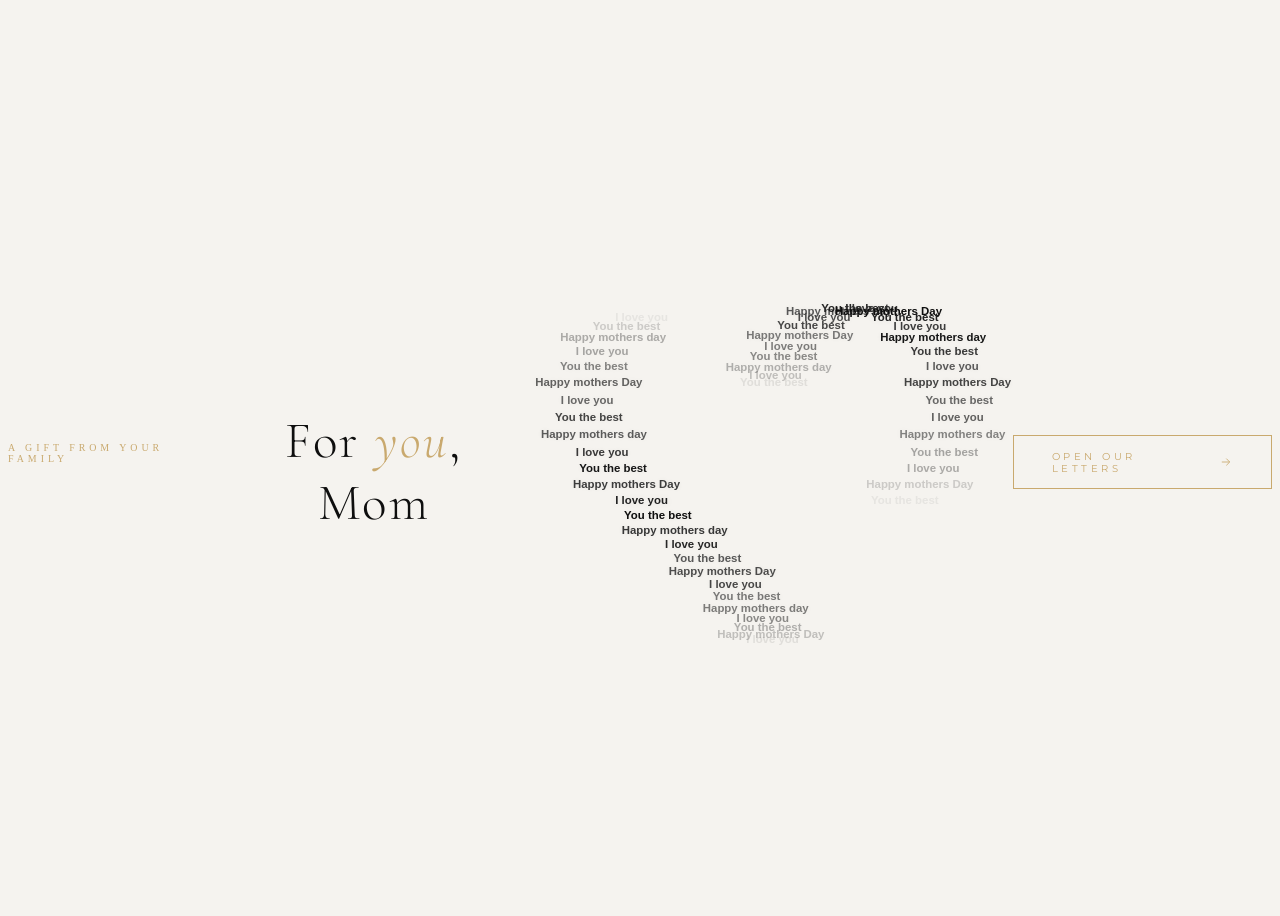
<file: index.html>
<!DOCTYPE html>
<html lang="en">
<head>
    <meta charset="UTF-8">
    <meta name="viewport" content="width=device-width, initial-scale=1.0">
    <title>Happy Mothers day Mama</title>
    <link rel="stylesheet" href="style.css">
      <link href="https://fonts.googleapis.com/css2?family=Cormorant+Garamond:ital,wght@0,300;0,400;1,300;1,400&family=Montserrat:wght@300;400;500&display=swap" rel="stylesheet"/>
</head>
<body>
  <p class="eyebrow">A gift from your family</p>
  <h1 class="title">For <em>you</em>, Mom</h1>

    <div id="heart-container"></div>
    
    <div class="cta-wrap">
        <a class="cta-btn" href="family.html">
            Open our letters
            <svg width="14" height="14" viewBox="0 0 24 24" fill="none" stroke="currentColor" stroke-width="1.5">
            <path d="M5 12h14M13 6l6 6-6 6"/>
            </svg>
         </a>
  </div>
    <script src="index.js"></script>
</body>
</html>
</file>
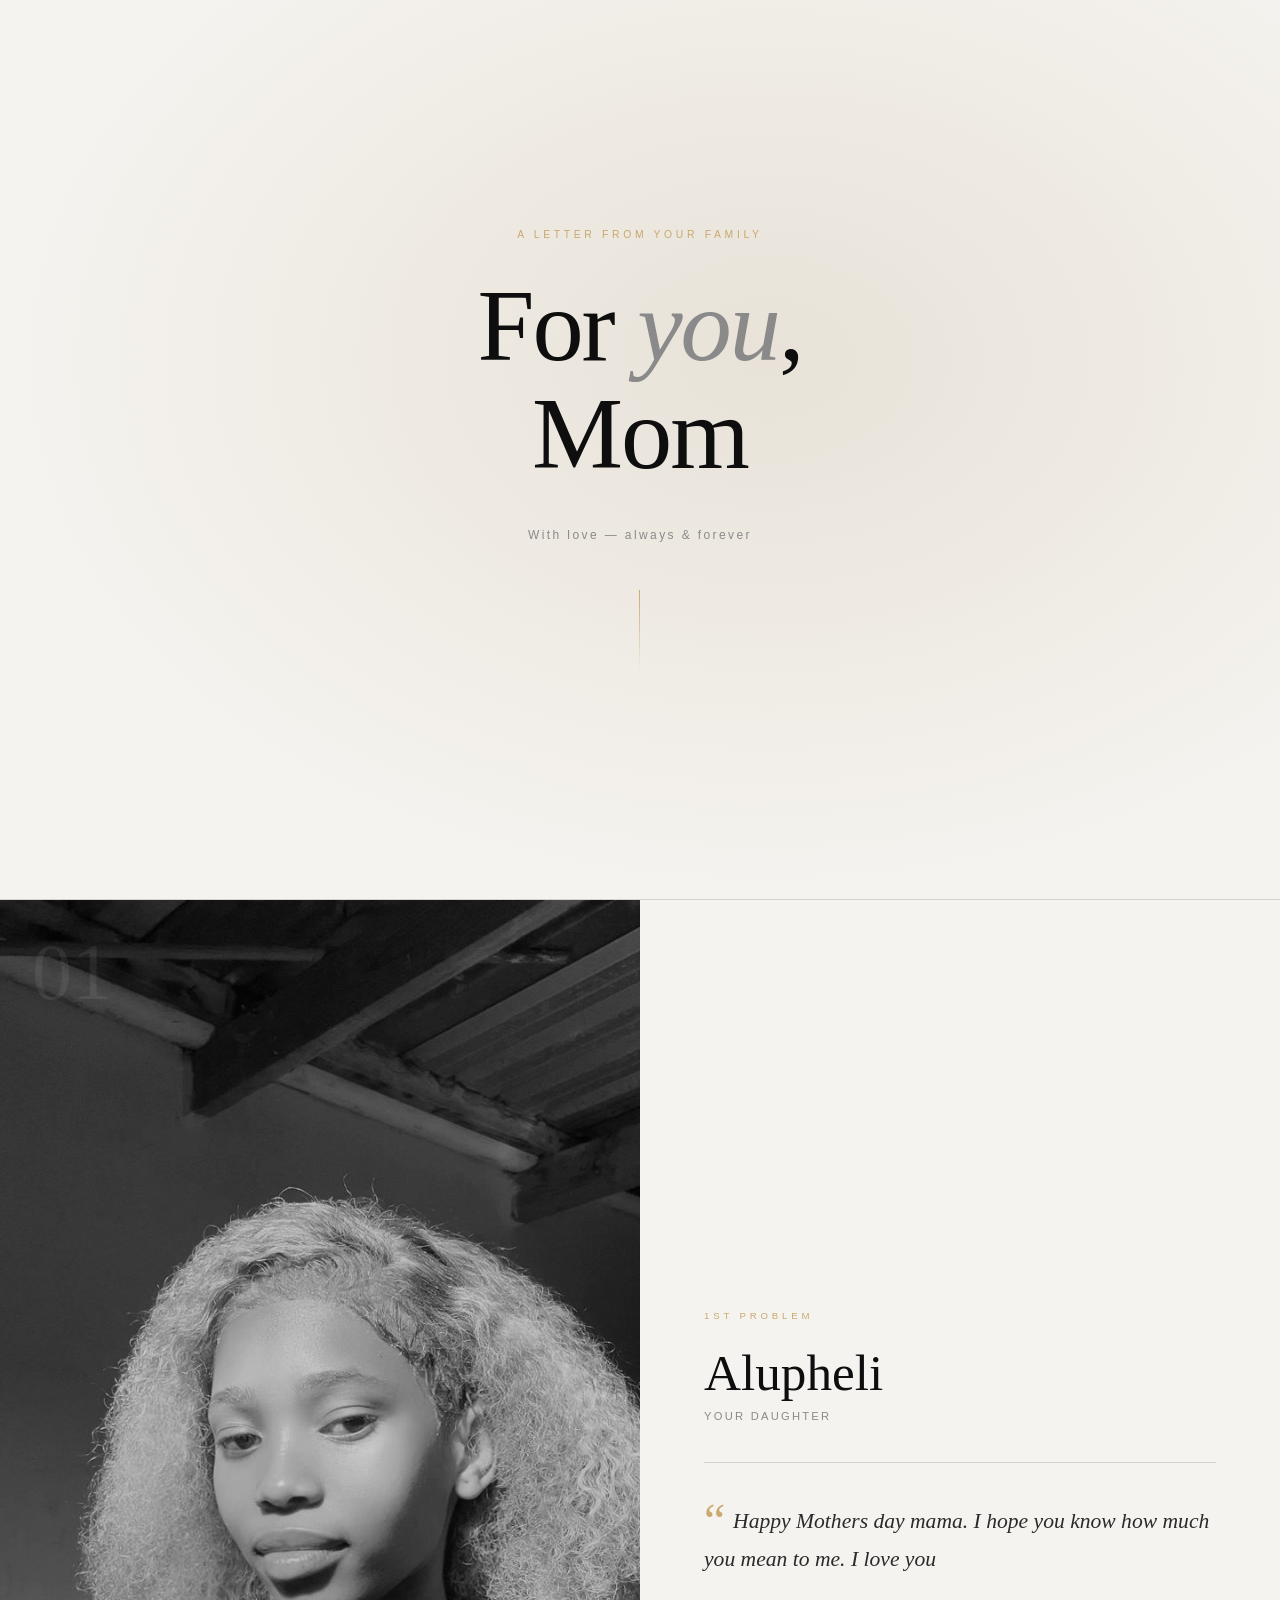
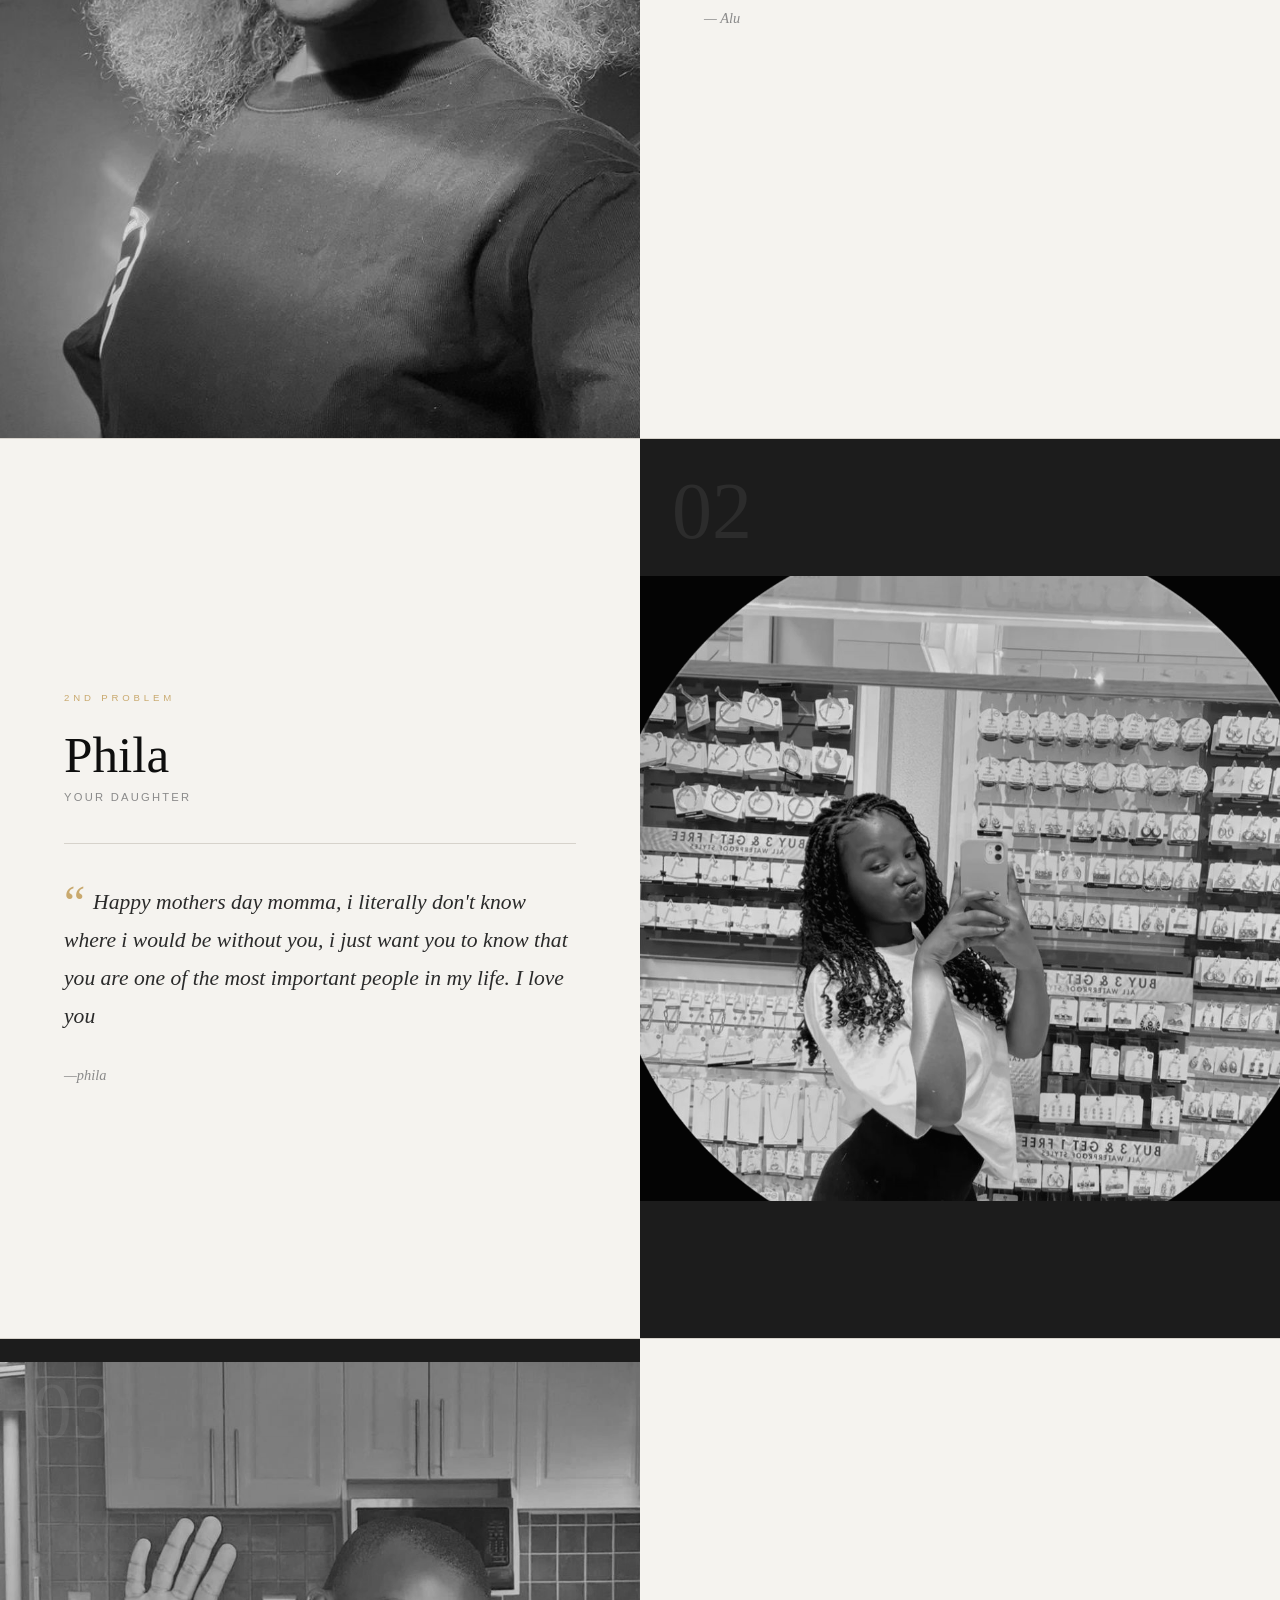
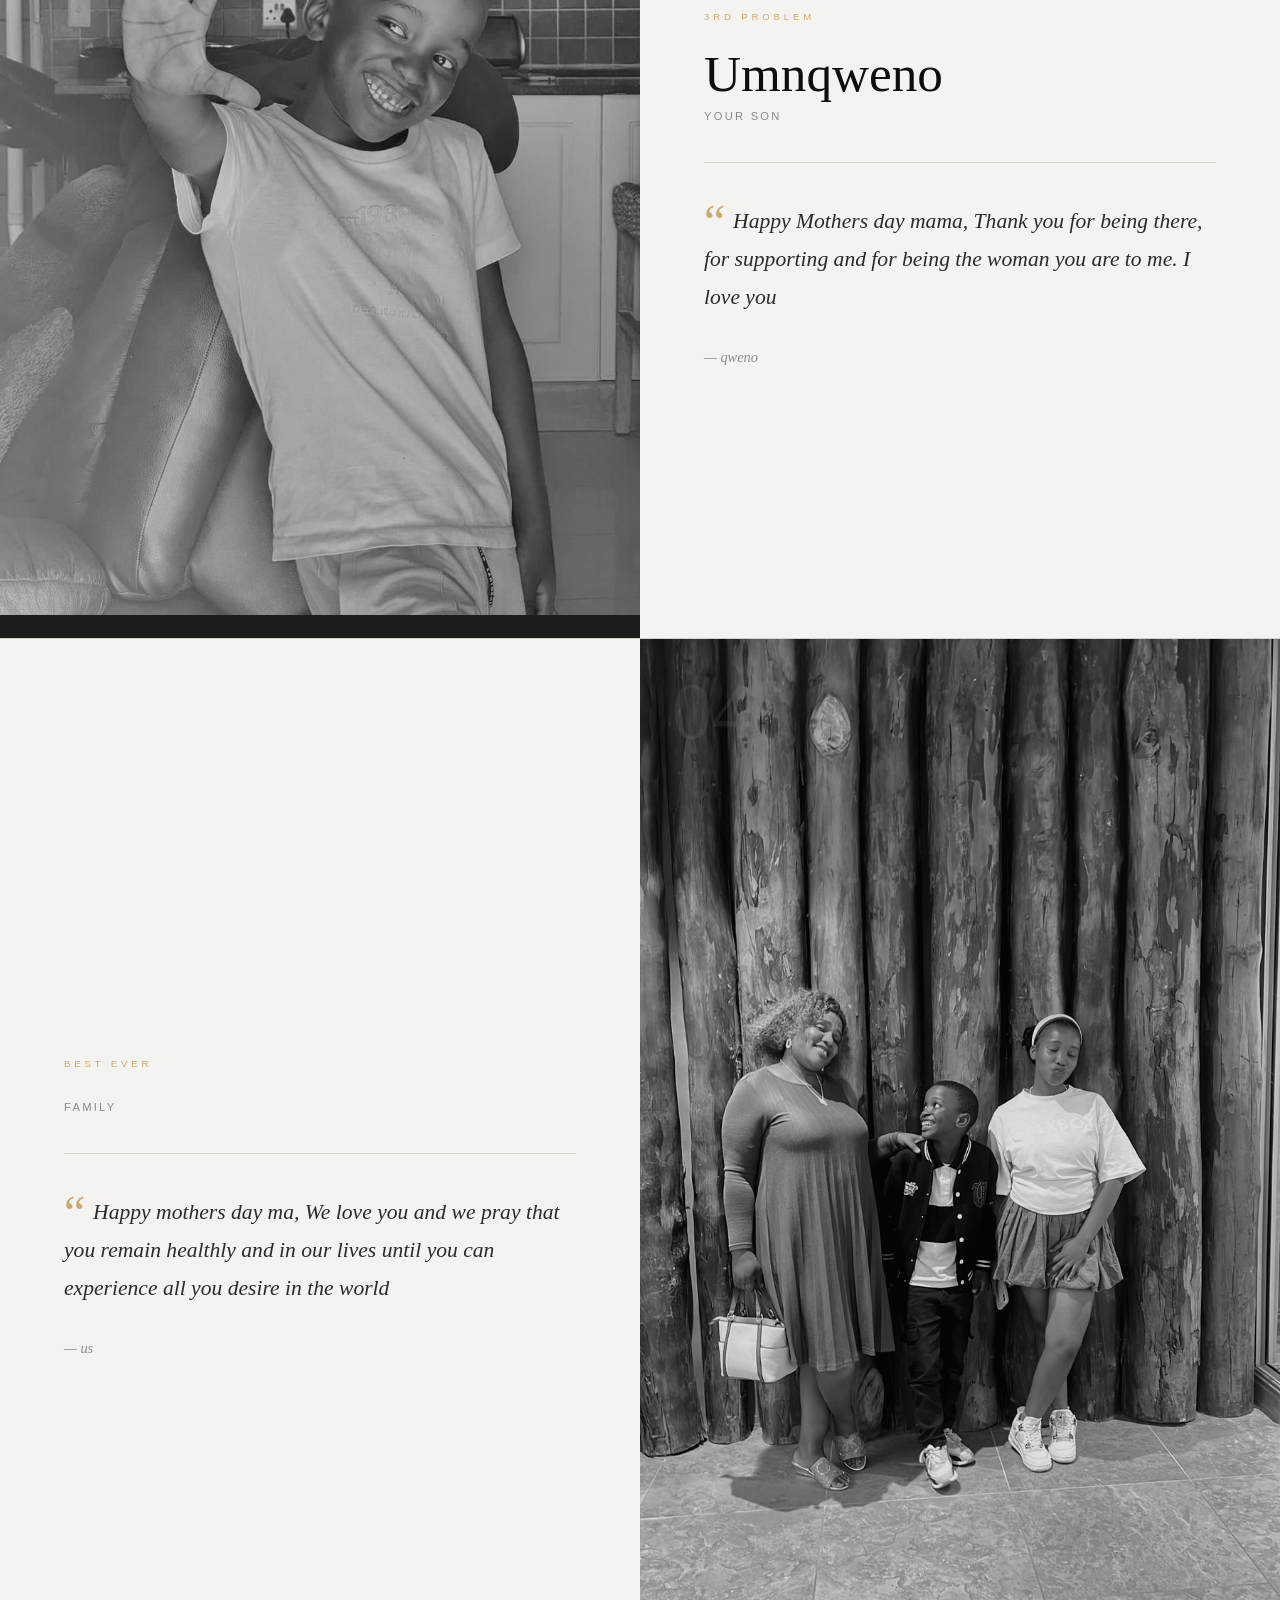
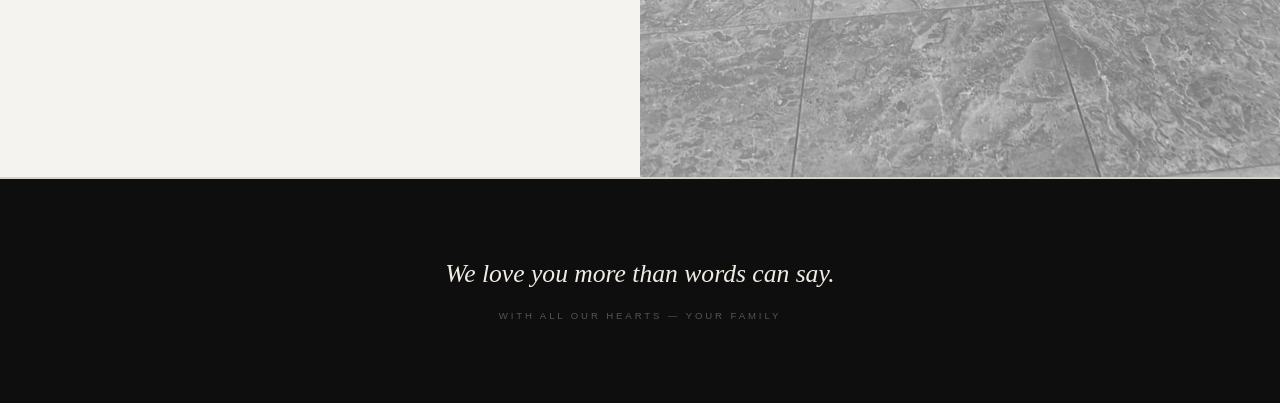
<file: family.html>
<!DOCTYPE html>
<html lang="en">
<head>
    <meta charset="UTF-8">
    <meta name="viewport" content="width=device-width, initial-scale=1.0">
    <title>Happy Mothers day Mama</title>
    <link rel="stylesheet" href="family.css">
</head>
<body>
  <section class="hero">
    <div class="hero-inner">
      <p class="hero-eyebrow">A letter from your family</p>
      <h1 class="hero-title">For <em>you</em>,<br>Mom</h1>
      <p class="hero-sub">With love — always &amp; forever</p>
      <div class="hero-line"></div>
    </div>
  </section>
 
  <!-- ── FAMILY MEMBERS ── -->
  <div class="members">
 
    <!-- MEMBER 1 -->
    <article class="member">
      <div class="member-photo">
        <!--
          TO ADD A PHOTO:
          Replace the <div class="photo-placeholder"> block below with:
          <img src="your-photo.jpg" alt="Member Name" />
        -->
        <div class="photo-placeholder">
          <span><img src="alu.jpeg" alt=""></span>
        </div>
        <div class="member-number">01</div>
      </div>
      <div class="member-text">
        <p class="member-tag">1st Problem</p>
        <!-- ✏️ Change the name below -->
        <h2 class="member-name">Alupheli</h2>
        <!-- ✏️ Change the role below e.g. "Your eldest son" -->
        <p class="member-role">Your Daughter</p>
        <!-- ✏️ Write the personal message below -->
        <p class="member-quote">
         Happy Mothers day mama. I hope you know how much you mean to me. I love you
        </p>
        <p class="member-sig">— Alu</p>
      </div>
    </article>
 
    <!-- MEMBER 2 -->
    <article class="member">
      <div class="member-photo">
        <div class="photo-placeholder">
          <span><img src="phila.jpeg" alt=""></span>
        </div>
        <div class="member-number">02</div>
      </div>
      <div class="member-text">
        <p class="member-tag">2nd Problem</p>
        <h2 class="member-name">Phila</h2>
        <p class="member-role">Your daughter</p>
        <p class="member-quote">
         Happy mothers day momma, i literally don't know where i would be without you, i just want you to know that you are one of the most important people in my life. I love you
        </p>
        <p class="member-sig">—phila</p>
      </div>
    </article>
 
    <!-- MEMBER 3 -->
    <article class="member">
      <div class="member-photo">
        <div class="photo-placeholder">
          <span><img src="qweno.jpeg" alt=""></span>
        </div>
        <div class="member-number">03</div>
      </div>
      <div class="member-text">
        <p class="member-tag">3rd Problem</p>
        <h2 class="member-name">Umnqweno</h2>
        <p class="member-role">Your son </p>
        <p class="member-quote">
         Happy Mothers day mama, Thank you for being there, for supporting and for being the woman you are to me. I love you
        </p>
        <p class="member-sig">— qweno</p>
      </div>
    </article>
 
    <!-- MEMBER 4 -->
    <article class="member">
      <div class="member-photo">
        <div class="photo-placeholder">
        
          <span><img src="us.jpeg" alt=""></span>
        </div>
        <div class="member-number">04</div>
      </div>
      <div class="member-text">
        <p class="member-tag">Best Ever</p>
        <h2 class="member-name"></h2>
        <p class="member-role">family</p>
        <p class="member-quote">
          Happy mothers day ma, We love you and we pray that you remain healthly and in our lives until you can experience all you desire in the world
        </p>
        <p class="member-sig">— us</p>
      </div>
    </article>
 
 
  <!-- ── FOOTER ── -->
  <footer>
    <p>We love you more than words can say.</p>
    <small>With all our hearts — Your Family</small>
  </footer>
  <script src="family.js"></script>
</body>
</html>
</file>
<file: style.css>
:root {
      --black: #0e0e0e;
      --white: #f5f3ef;
      --grey: #8a8a8a;
      --accent: #c9a96e;
    }

body{
    background:  var(--white);
    display: flex;
    align-items: center;
    justify-content: center;
    min-height: 100vh;
}
 .eyebrow {
      font-size: 0.62rem;
      letter-spacing: 0.4em;
      text-transform: uppercase;
      color: var(--accent);
      margin-bottom: 1.2rem;
      opacity: 0;
      animation: fadeUp 1s ease 0.3s forwards;
    }
 
.title {
      font-family: 'Cormorant Garamond', serif;
      font-size: clamp(2rem, 5vw, 3.2rem);
      font-weight: 300;
      color: var(--black);
      letter-spacing: 0.05em;
      text-align: center;
      margin-bottom: 0.4rem;
      opacity: 0;
      animation: fadeUp 1s ease 0.6s forwards;
    }
 
.title em {
      font-style: italic;
      color: var(--accent);
    }
#heart-container{
    position: relative;
    width: 500px;
    height: 480px;
}
.word{
    position: absolute;
    font-family: 'Trebuchet MS', 'Lucida Sans', Arial, sans-serif;
    font-weight: bold;
    font-size: 0.36rem;
    white-space: nowrap;
    pointer-events: none;
    transform: translate(-50%, -50%);
    opacity: 0;
}
.cta-wrap {
      opacity: 0;
      animation: fadeUp 1s ease 1.4s forwards;
      margin-top: 0.5rem;
    }
 
    .cta-btn {
      display: inline-flex;
      align-items: center;
      gap: 0.8rem;
      padding: 0.9rem 2.4rem;
      border: 1px solid var(--accent);
      background: transparent;
      color: var(--accent);
      font-family: 'Montserrat', sans-serif;
      font-size: 0.62rem;
      font-weight: 400;
      letter-spacing: 0.35em;
      text-transform: uppercase;
      text-decoration: none;
      cursor: pointer;
      transition: background 0.4s ease, color 0.4s ease;
    }
 
    .cta-btn:hover {
      background: var(--accent);
      color: var(--black);
    }
 
    .cta-btn:hover svg {
      transform: translateX(4px);
    }
 
    .cta-btn svg {
      transition: transform 0.3s ease;
    }
 
    /* ── ANIMATIONS ── */
    @keyframes fadeUp {
      from { opacity: 0; transform: translateY(16px); }
      to   { opacity: 1; transform: translateY(0); }
    }
</file>
<file: family.css>
:root {
      --black: #0e0e0e;
      --white: #f5f3ef;
      --grey: #8a8a8a;
      --line: #d6d2cb;
      --accent: #c9a96e;
    }
 
    * { margin: 0; padding: 0; box-sizing: border-box; }
 
    html { scroll-behavior: smooth; }
 
    body {
      background: var(--white);
      color: var(--black);
      font-family: 'Montserrat', sans-serif;
      font-weight: 300;
      overflow-x: hidden;
    }
 
    /* ── HERO ── */
    .hero {
      height: 100vh;
      display: flex;
      flex-direction: column;
      align-items: center;
      justify-content: center;
      position: relative;
      border-bottom: 1px solid var(--line);
    }
 
    .hero::before {
      content: '';
      position: absolute;
      inset: 0;
      background: radial-gradient(ellipse at 60% 40%, #e8e2d8 0%, var(--white) 70%);
      z-index: 0;
    }
 
    .hero-inner { position: relative; z-index: 1; text-align: center; padding: 2rem; }
 
    .hero-eyebrow {
      font-family: 'Montserrat', sans-serif;
      font-size: 0.65rem;
      letter-spacing: 0.35em;
      text-transform: uppercase;
      color: var(--accent);
      margin-bottom: 2rem;
      opacity: 0;
      animation: fadeUp 1s ease 0.3s forwards;
    }
 
    .hero-title {
      font-family: 'Cormorant Garamond', serif;
      font-size: clamp(3.5rem, 8vw, 7rem);
      font-weight: 300;
      line-height: 1.05;
      letter-spacing: -0.02em;
      color: var(--black);
      opacity: 0;
      animation: fadeUp 1s ease 0.6s forwards;
    }
 
    .hero-title em {
      font-style: italic;
      color: var(--grey);
    }
 
    .hero-sub {
      font-size: 0.75rem;
      letter-spacing: 0.2em;
      color: var(--grey);
      margin-top: 2.5rem;
      opacity: 0;
      animation: fadeUp 1s ease 0.9s forwards;
    }
 
    .hero-line {
      width: 1px;
      height: 80px;
      background: linear-gradient(to bottom, var(--accent), transparent);
      margin: 3rem auto 0;
      opacity: 0;
      animation: fadeUp 1s ease 1.2s forwards;
    }
 
    /* ── SECTION WRAPPER ── */
    .members { padding: 0; }
 
    /* ── MEMBER CARD ── */
    .member {
      display: grid;
      grid-template-columns: 1fr 1fr;
      min-height: 100vh;
      border-bottom: 1px solid var(--line);
      opacity: 0;
      transform: translateY(40px);
      transition: opacity 0.9s ease, transform 0.9s ease;
    }
 
    .member.visible {
      opacity: 1;
      transform: translateY(0);
    }
 
    /* Alternate layout: odd = image left, even = image right */
    .member:nth-child(even) { direction: rtl; }
    .member:nth-child(even) > * { direction: ltr; }
 
    /* ── PHOTO SIDE ── */
    .member-photo {
      position: relative;
      overflow: hidden;
      background: #1a1a1a;
      min-height: 70vh;
    }
 
    .member-photo img {
      width: 100%;
      height: 100%;
      object-fit: cover;
      opacity: 0.85;
      filter: grayscale(100%) contrast(1.05);
      transition: transform 0.8s ease, opacity 0.8s ease;
      display: block;
    }
 
    .member:hover .member-photo img {
      transform: scale(1.04);
      opacity: 0.92;
    }
 
    /* placeholder when no image */
    .photo-placeholder {
      width: 100%;
      height: 100%;
      min-height: 70vh;
      display: flex;
      flex-direction: column;
      align-items: center;
      justify-content: center;
      background: #1c1c1c;
      color: #444;
      gap: 1rem;
    }
 
    .photo-placeholder svg { opacity: 0.3; }
 
    .photo-placeholder span {
      font-size: 0.65rem;
      letter-spacing: 0.25em;
      text-transform: uppercase;
      color: #555;
    }
 
    /* Number badge */
    .member-number {
      position: absolute;
      top: 2rem;
      left: 2rem;
      font-family: 'Cormorant Garamond', serif;
      font-size: 5rem;
      font-weight: 300;
      color: rgba(255,255,255,0.07);
      line-height: 1;
      pointer-events: none;
      z-index: 2;
    }
 
    /* ── TEXT SIDE ── */
    .member-text {
      display: flex;
      flex-direction: column;
      justify-content: center;
      padding: clamp(3rem, 6vw, 6rem) clamp(2rem, 5vw, 5rem);
      background: var(--white);
      position: relative;
    }
 
    .member-tag {
      font-size: 0.6rem;
      letter-spacing: 0.4em;
      text-transform: uppercase;
      color: var(--accent);
      margin-bottom: 1.5rem;
    }
 
    .member-name {
      font-family: 'Cormorant Garamond', serif;
      font-size: clamp(2.2rem, 4vw, 3.8rem);
      font-weight: 300;
      line-height: 1.1;
      margin-bottom: 0.5rem;
    }
 
    .member-role {
      font-size: 0.7rem;
      letter-spacing: 0.2em;
      text-transform: uppercase;
      color: var(--grey);
      margin-bottom: 2.5rem;
      padding-bottom: 2.5rem;
      border-bottom: 1px solid var(--line);
    }
 
    .member-quote {
      font-family: 'Cormorant Garamond', serif;
      font-size: clamp(1.1rem, 1.8vw, 1.35rem);
      font-style: italic;
      font-weight: 300;
      line-height: 1.75;
      color: #2a2a2a;
      margin-bottom: 2rem;
    }
 
    .member-quote::before {
      content: '\201C';
      font-size: 3rem;
      color: var(--accent);
      line-height: 0;
      vertical-align: -0.6rem;
      margin-right: 0.15rem;
      font-style: normal;
    }
 
    .member-sig {
      font-family: 'Cormorant Garamond', serif;
      font-size: 0.9rem;
      font-style: italic;
      color: var(--grey);
    }
 
    /* ── HOW TO REPLACE PHOTOS NOTE ── */
    .photo-note {
      position: absolute;
      bottom: 1.2rem;
      left: 50%;
      transform: translateX(-50%);
      font-size: 0.55rem;
      letter-spacing: 0.2em;
      text-transform: uppercase;
      color: #666;
      white-space: nowrap;
      z-index: 3;
    }
 
    /* ── FOOTER ── */
    footer {
      text-align: center;
      padding: 5rem 2rem;
      border-top: 1px solid var(--line);
      background: var(--black);
      color: var(--white);
    }
 
    footer p {
      font-family: 'Cormorant Garamond', serif;
      font-size: 1.6rem;
      font-style: italic;
      font-weight: 300;
      margin-bottom: 1rem;
      color: #f0ece4;
    }
 
    footer small {
      font-size: 0.6rem;
      letter-spacing: 0.3em;
      text-transform: uppercase;
      color: #555;
    }
 
    /* ── ANIMATIONS ── */
    @keyframes fadeUp {
      from { opacity: 0; transform: translateY(20px); }
      to   { opacity: 1; transform: translateY(0); }
    }
 
    /* ── RESPONSIVE ── */
    @media (max-width: 768px) {
      .member { grid-template-columns: 1fr; direction: ltr !important; }
      .member:nth-child(even) { direction: ltr; }
      .member-photo { min-height: 50vw; }
      .photo-placeholder { min-height: 50vw; }
    }
</file>
